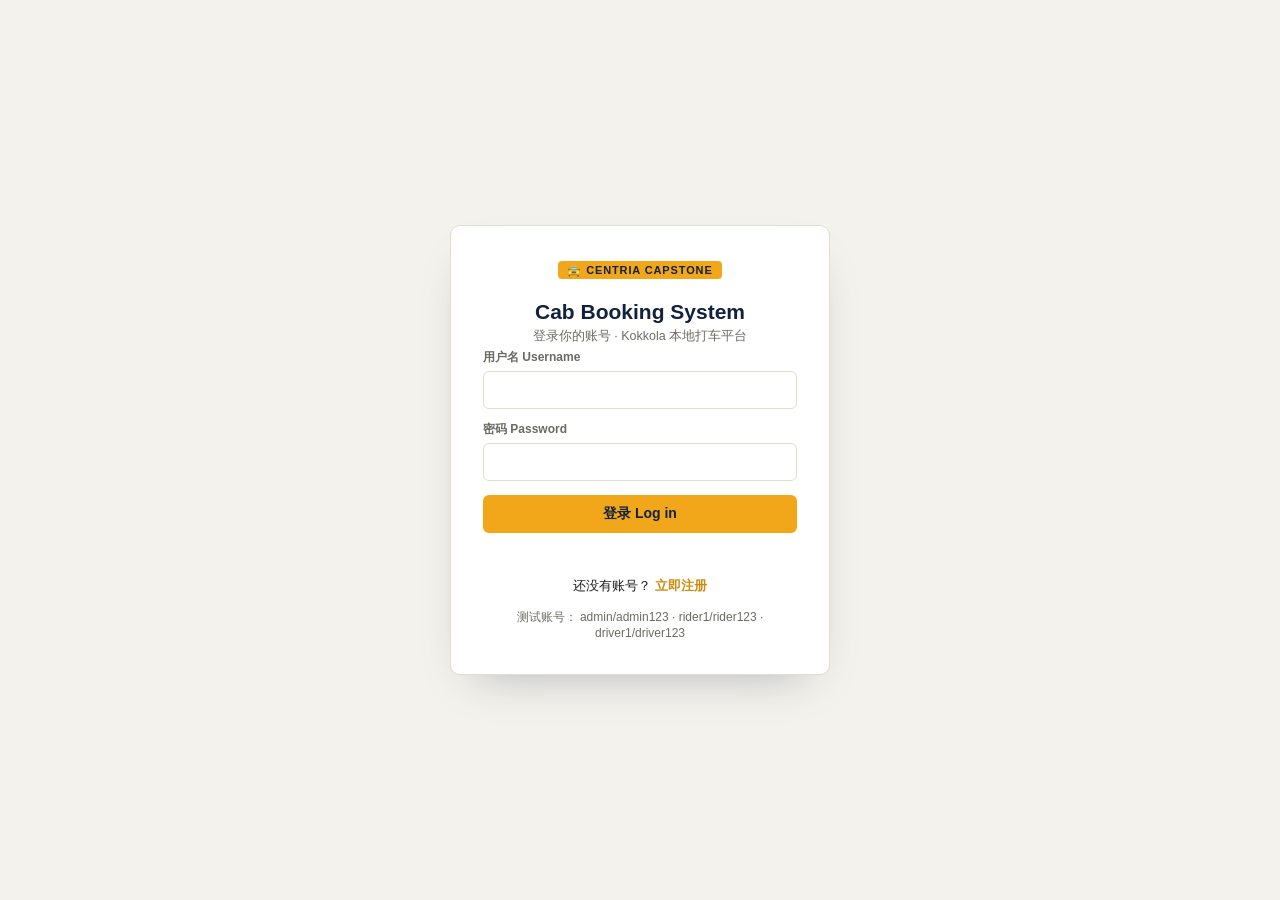
<file: cabbooking-capstone-project/src/main/resources/static/index.html>
<!DOCTYPE html>
<html>
<head>
  <meta charset="UTF-8">
  <meta http-equiv="refresh" content="0; url=frontend/login.html">
  <title>Redirecting...</title>
</head>
<body>
  <p>Redirecting to <a href="frontend/login.html">login page</a>...</p>
</body>
</html>
</file>
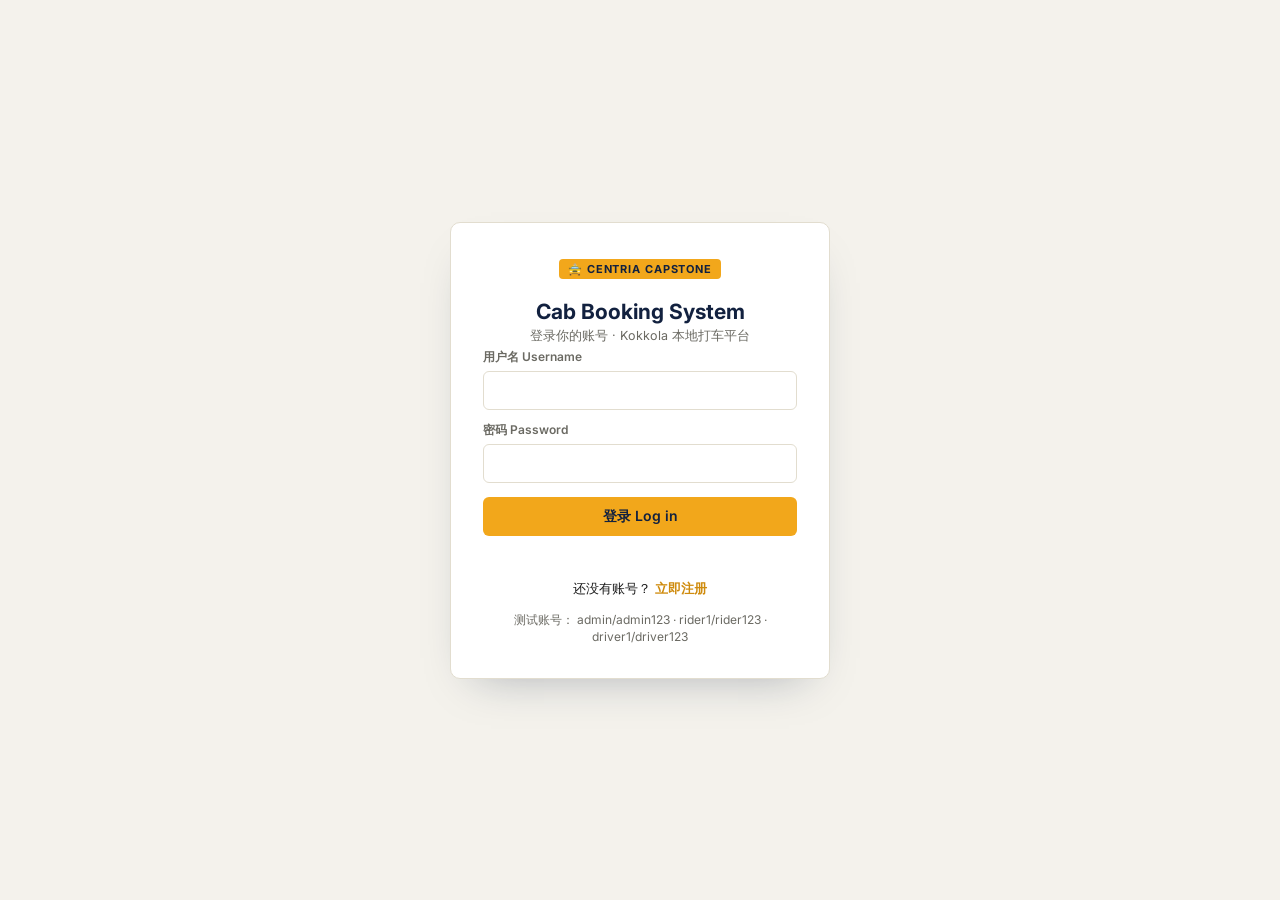
<file: cabbooking-capstone-project/src/main/resources/static/frontend/admin.html>
<!DOCTYPE html>
<html lang="zh-CN">
<head>
<meta charset="UTF-8">
<meta name="viewport" content="width=device-width, initial-scale=1.0">
<title>管理后台 · Cab Booking System</title>
<link rel="preconnect" href="https://fonts.googleapis.com">
<link href="https://fonts.googleapis.com/css2?family=Inter:wght@400;600;700&display=swap" rel="stylesheet">
<link rel="stylesheet" href="css/style.css">
</head>
<body>
  <div id="topbarSlot"></div>

  <div class="container">

    <div class="card" style="margin-bottom:20px">
      <h2>用户管理 · Users</h2>
      <div id="usersWrap"><div class="empty-state">加载中...</div></div>
    </div>

    <div class="grid cols-2">
      <div class="card">
        <h2>新增车辆 · Add Cab</h2>
        <form id="cabForm">
          <label>车牌号 License plate</label>
          <input type="text" id="licensePlate" required>
          <label>车型 Model</label>
          <input type="text" id="model" required>
          <div class="btn-row"><button type="submit" class="btn-primary">新增车辆</button></div>
          <div class="error-text" id="cabMsg"></div>
        </form>

        <h2 style="margin-top:22px">分配车辆给司机</h2>
        <label>车辆 Cab</label>
        <select id="assignCabSelect"></select>
        <label>司机 Driver</label>
        <select id="assignDriverSelect"></select>
        <div class="btn-row"><button type="button" class="btn-primary" onclick="assignCab()">分配</button></div>
        <div class="error-text" id="assignMsg"></div>
      </div>

      <div class="card">
        <h2>车辆列表 · Cabs</h2>
        <div id="cabsWrap"><div class="empty-state">加载中...</div></div>
      </div>
    </div>
  </div>

<script src="vendor/axios/axios.min.js"></script>
<script src="js/api.js"></script>
<script src="js/admin.js"></script>
</body>
</html>
</file>
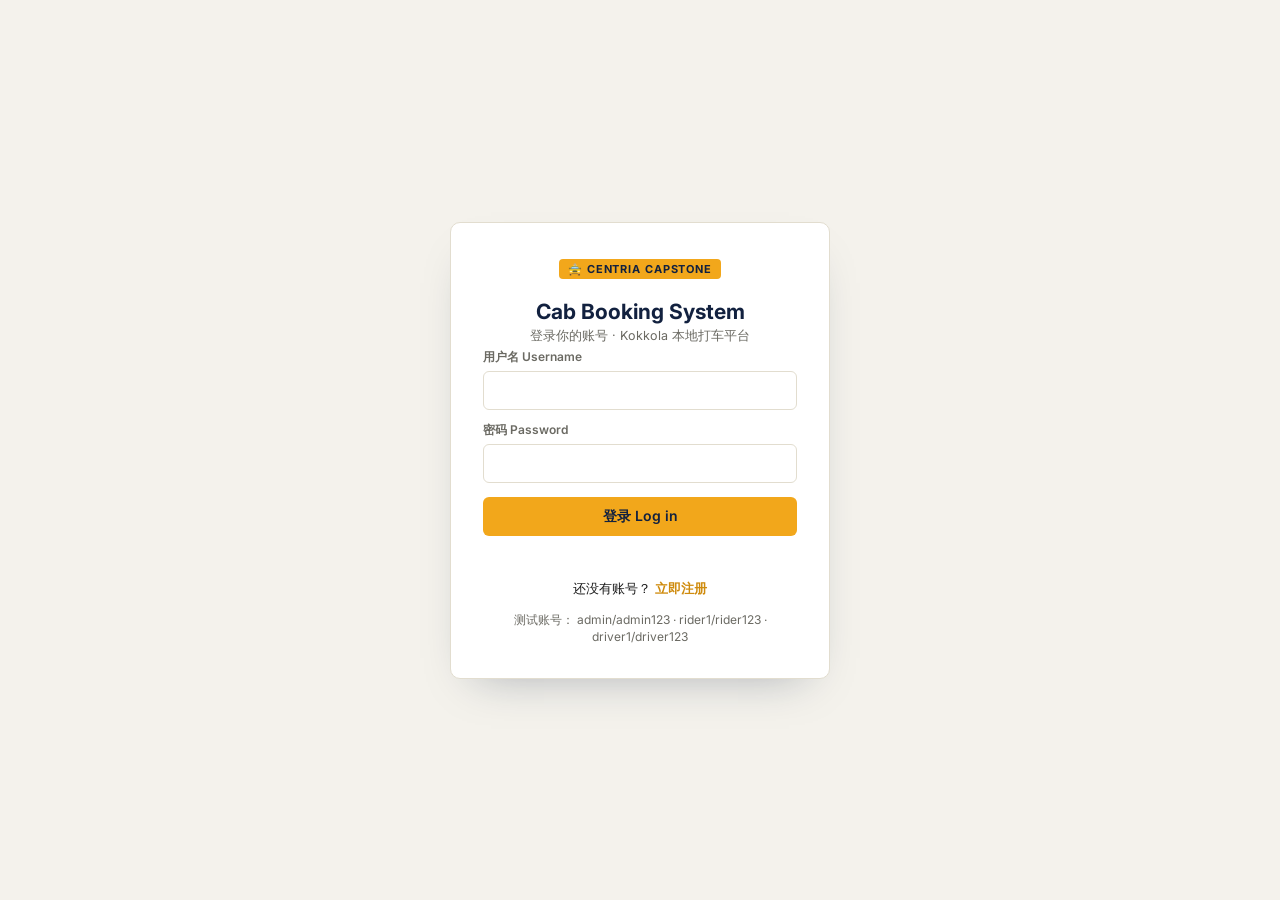
<file: cabbooking-capstone-project/src/main/resources/static/frontend/driver.html>
<!DOCTYPE html>
<html lang="zh-CN">
<head>
<meta charset="UTF-8">
<meta name="viewport" content="width=device-width, initial-scale=1.0">
<title>司机 · Cab Booking System</title>
<link rel="preconnect" href="https://fonts.googleapis.com">
<link href="https://fonts.googleapis.com/css2?family=Inter:wght@400;600;700&display=swap" rel="stylesheet">
<link rel="stylesheet" href="css/style.css">
</head>
<body>
  <div id="topbarSlot"></div>

  <div class="container">

    <div class="card" style="margin-bottom:20px">
      <h2>我的收益 · Earnings</h2>
      <div class="stat-tiles" id="earningsTiles">
        <div class="empty-state">加载中...</div>
      </div>
    </div>

    <div class="grid cols-2">
      <div class="card">
        <h2>可接订单 · Available Requests</h2>
        <div id="availableWrap"><div class="empty-state">加载中...</div></div>
      </div>

      <div class="card">
        <h2>我的行程 · My Trips</h2>
        <div id="myTripsWrap"><div class="empty-state">加载中...</div></div>
      </div>
    </div>
  </div>

<script src="vendor/axios/axios.min.js"></script>
<script src="js/api.js"></script>
<script src="js/driver.js"></script>
</body>
</html>
</file>
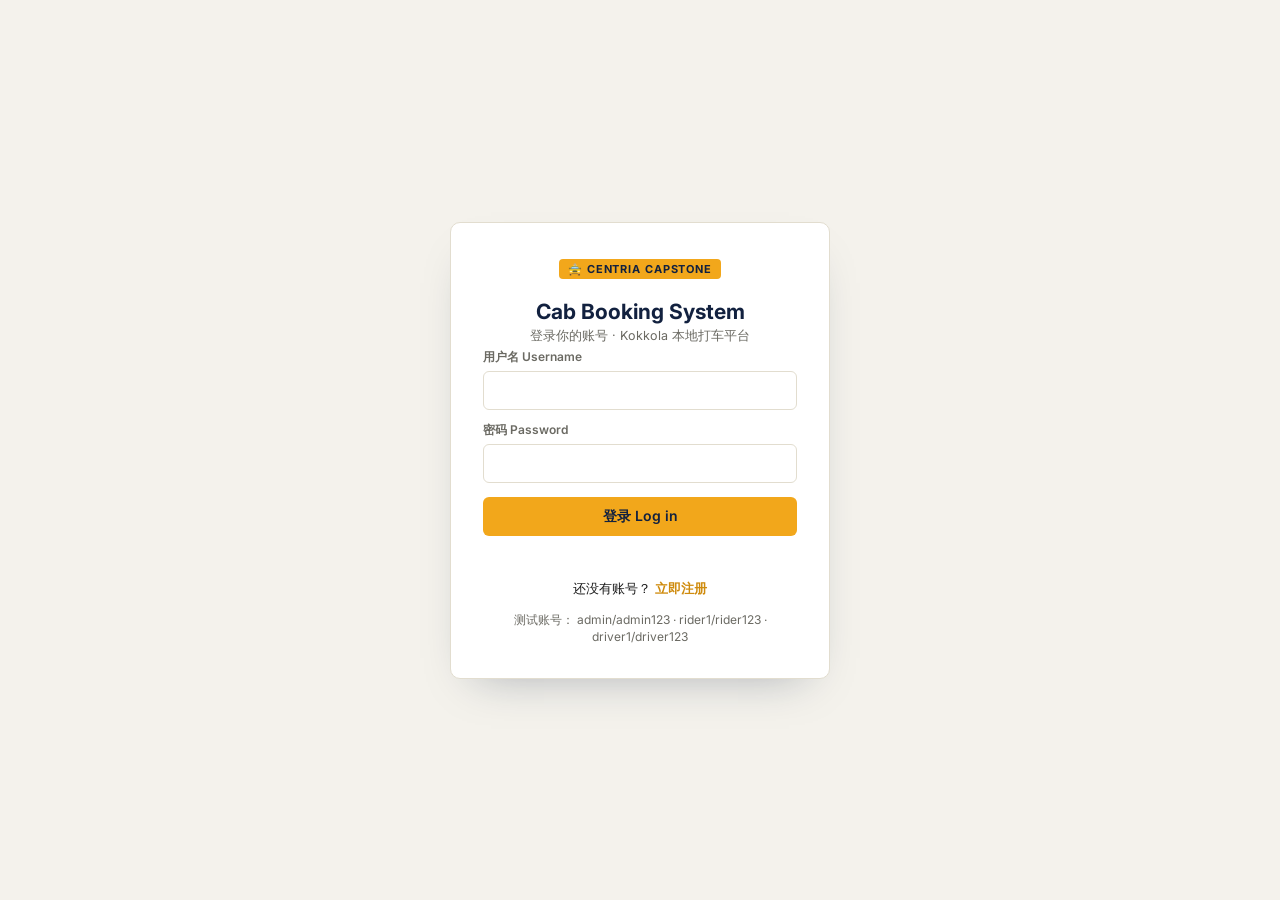
<file: cabbooking-capstone-project/src/main/resources/static/frontend/login.html>
<!DOCTYPE html>
<html lang="zh-CN">
<head>
<meta charset="UTF-8">
<meta name="viewport" content="width=device-width, initial-scale=1.0">
<title>登录 · Cab Booking System</title>
<link rel="preconnect" href="https://fonts.googleapis.com">
<link href="https://fonts.googleapis.com/css2?family=Inter:wght@400;600;700&display=swap" rel="stylesheet">
<link rel="stylesheet" href="css/style.css">
</head>
<body>
  <div class="auth-shell">
    <div class="auth-card">
      <div class="logo"><span class="badge">🚖 CENTRIA CAPSTONE</span></div>
      <h1>Cab Booking System</h1>
      <div class="sub">登录你的账号 · Kokkola 本地打车平台</div>

      <form id="loginForm">
        <label>用户名 Username</label>
        <input type="text" id="username" required autocomplete="username">

        <label>密码 Password</label>
        <input type="password" id="password" required autocomplete="current-password">

        <div class="btn-row">
          <button type="submit" class="btn-primary" style="width:100%">登录 Log in</button>
        </div>
        <div class="error-text" id="msg"></div>
      </form>

      <div class="switch-link">还没有账号？ <a href="register.html">立即注册</a></div>
      <div class="helper-text" style="text-align:center;margin-top:14px">
        测试账号： admin/admin123 · rider1/rider123 · driver1/driver123
      </div>
    </div>
  </div>

<script src="vendor/axios/axios.min.js"></script>
<script src="js/api.js"></script>
<script>
document.getElementById('loginForm').addEventListener('submit', async (e) => {
  e.preventDefault();
  const msg = document.getElementById('msg');
  msg.textContent = '';
  const username = document.getElementById('username').value.trim();
  const password = document.getElementById('password').value;

  try {
    const res = await api.post('/auth/login', { username, password });
    Session.save(res.data);
    const role = res.data.role;
    if (role === 'RIDER') window.location.href = 'rider.html';
    else if (role === 'DRIVER') window.location.href = 'driver.html';
    else window.location.href = 'admin.html';
  } catch (err) {
    showMessage(msg, err.message);
  }
});
</script>
</body>
</html>
</file>
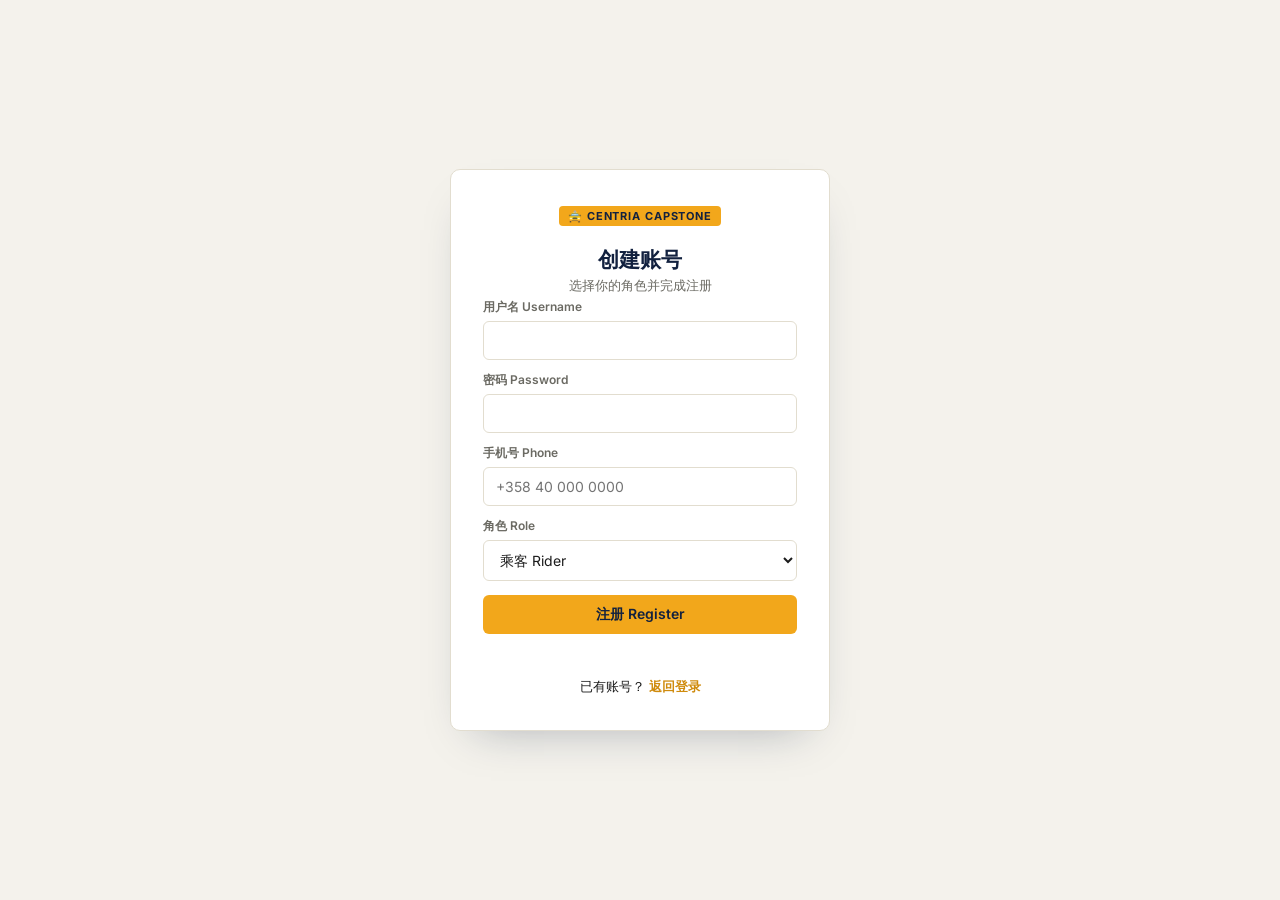
<file: cabbooking-capstone-project/src/main/resources/static/frontend/register.html>
<!DOCTYPE html>
<html lang="zh-CN">
<head>
<meta charset="UTF-8">
<meta name="viewport" content="width=device-width, initial-scale=1.0">
<title>注册 · Cab Booking System</title>
<link rel="preconnect" href="https://fonts.googleapis.com">
<link href="https://fonts.googleapis.com/css2?family=Inter:wght@400;600;700&display=swap" rel="stylesheet">
<link rel="stylesheet" href="css/style.css">
</head>
<body>
  <div class="auth-shell">
    <div class="auth-card">
      <div class="logo"><span class="badge">🚖 CENTRIA CAPSTONE</span></div>
      <h1>创建账号</h1>
      <div class="sub">选择你的角色并完成注册</div>

      <form id="registerForm">
        <label>用户名 Username</label>
        <input type="text" id="username" required minlength="3" maxlength="50">

        <label>密码 Password</label>
        <input type="password" id="password" required minlength="6">

        <label>手机号 Phone</label>
        <input type="text" id="phone" placeholder="+358 40 000 0000">

        <label>角色 Role</label>
        <select id="role" required>
          <option value="RIDER">乘客 Rider</option>
          <option value="DRIVER">司机 Driver</option>
          <option value="ADMIN">管理员 Admin</option>
        </select>

        <div class="btn-row">
          <button type="submit" class="btn-primary" style="width:100%">注册 Register</button>
        </div>
        <div class="error-text" id="msg"></div>
      </form>

      <div class="switch-link">已有账号？ <a href="login.html">返回登录</a></div>
    </div>
  </div>

<script src="vendor/axios/axios.min.js"></script>
<script src="js/api.js"></script>
<script>
document.getElementById('registerForm').addEventListener('submit', async (e) => {
  e.preventDefault();
  const msg = document.getElementById('msg');
  msg.textContent = '';

  const payload = {
    username: document.getElementById('username').value.trim(),
    password: document.getElementById('password').value,
    phone: document.getElementById('phone').value.trim() || null,
    role: document.getElementById('role').value
  };

  try {
    await api.post('/auth/register', payload);
    window.location.href = 'login.html';
  } catch (err) {
    showMessage(msg, err.message);
  }
});
</script>
</body>
</html>
</file>
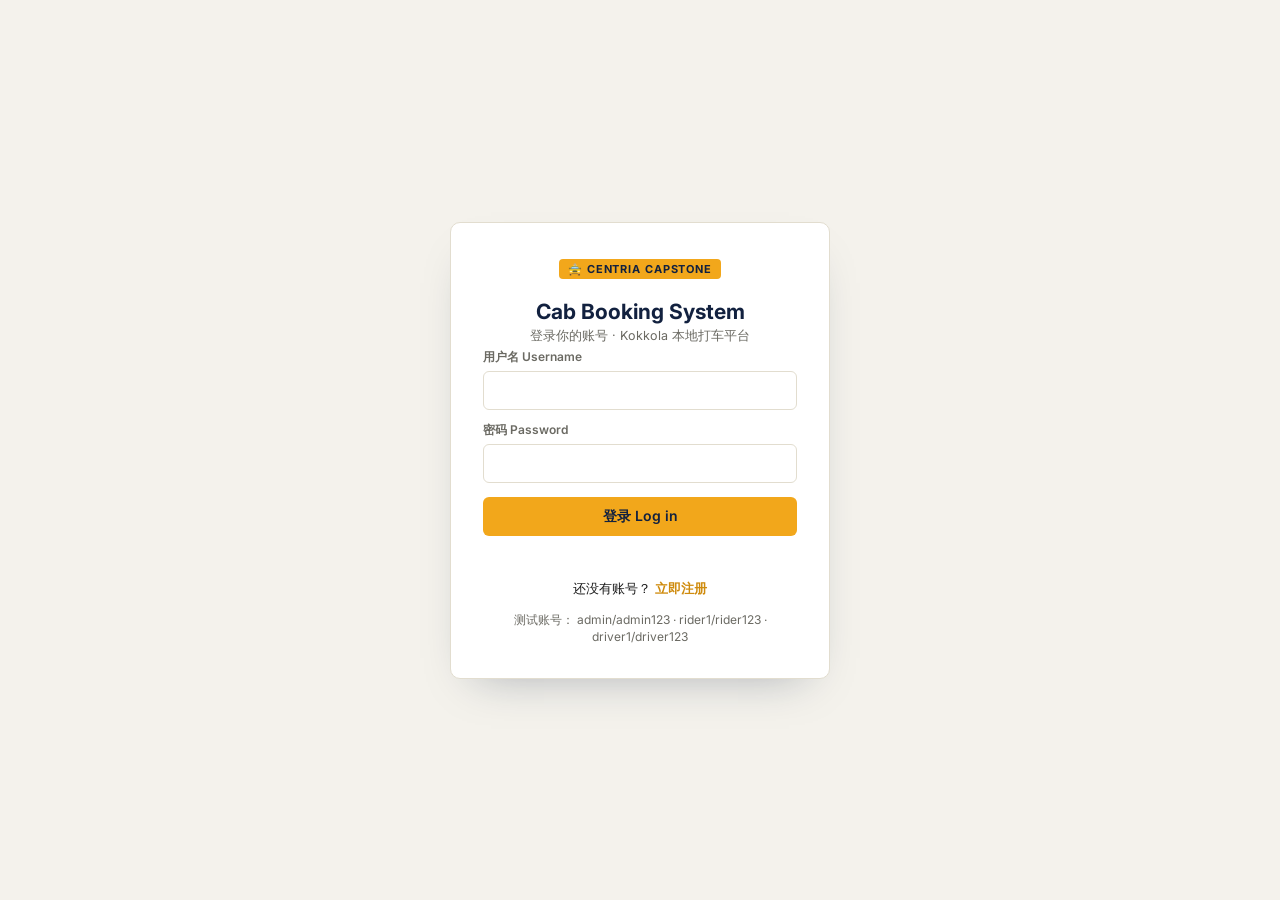
<file: cabbooking-capstone-project/src/main/resources/static/frontend/rider.html>
<!DOCTYPE html>
<html lang="zh-CN">
<head>
<meta charset="UTF-8">
<meta name="viewport" content="width=device-width, initial-scale=1.0">
<title>乘客 · Cab Booking System</title>
<link rel="preconnect" href="https://fonts.googleapis.com">
<link href="https://fonts.googleapis.com/css2?family=Inter:wght@400;600;700&display=swap" rel="stylesheet">
<link rel="stylesheet" href="vendor/leaflet/leaflet.css">
<link rel="stylesheet" href="css/style.css">
</head>
<body>
  <div id="topbarSlot"></div>

  <div class="container">
    <div class="grid cols-2">

      <div class="card">
        <h2>预约行程 · Book a Ride</h2>
        <form id="bookForm">
          <label>起点 Start location</label>
          <select id="startLocation" required></select>

          <label>终点 End location</label>
          <select id="endLocation" required></select>

          <div id="fareBox" class="helper-text" style="margin-top:14px;font-size:13px"></div>

          <div id="map"></div>

          <div class="btn-row">
            <button type="button" id="estimateBtn" class="btn-outline">预估车费</button>
            <button type="submit" class="btn-primary">发起行程 Book</button>
          </div>
          <div class="error-text" id="bookMsg"></div>
        </form>
      </div>

      <div class="card">
        <h2>我的行程 · Trip History</h2>
        <div id="tripsTableWrap">
          <div class="empty-state">加载中...</div>
        </div>
      </div>

    </div>
  </div>

  <!-- Rating modal (simple inline card, shown/hidden) -->
  <div id="ratingOverlay" style="display:none;position:fixed;inset:0;background:rgba(18,33,63,0.45);align-items:center;justify-content:center;">
    <div class="card" style="width:340px">
      <h2>为本次行程评分</h2>
      <div class="rating-stars" id="starPicker">
        <span data-v="1">★</span><span data-v="2">★</span><span data-v="3">★</span><span data-v="4">★</span><span data-v="5">★</span>
      </div>
      <label>评论 (可选)</label>
      <textarea id="ratingComment" rows="3"></textarea>
      <div class="btn-row">
        <button class="btn-outline" onclick="closeRatingModal()">取消</button>
        <button class="btn-primary" onclick="submitRating()">提交评分</button>
      </div>
      <div class="error-text" id="ratingMsg"></div>
    </div>
  </div>

<script src="vendor/axios/axios.min.js"></script>
<script src="vendor/leaflet/leaflet.js"></script>
<script src="js/api.js"></script>
<script src="js/rider.js"></script>
</body>
</html>
</file>
<file: cabbooking-capstone-project/src/main/resources/static/frontend/css/style.css>
:root {
  --navy: #12213f;
  --navy-soft: #1c3059;
  --paper: #f4f2ec;
  --paper-card: #ffffff;
  --line: #e2ddcf;
  --amber: #f2a71b;
  --amber-dark: #cf8b0d;
  --ink: #1b1b1b;
  --ink-dim: #6b6a63;
  --success: #2e7d4f;
  --danger: #b8342a;
  --radius: 8px;
}

* { box-sizing: border-box; }

body {
  margin: 0;
  background: var(--paper);
  color: var(--ink);
  font-family: 'Inter', -apple-system, BlinkMacSystemFont, 'Segoe UI', sans-serif;
  min-height: 100vh;
}

.checker-strip {
  height: 8px;
  background-image: repeating-linear-gradient(
    90deg,
    var(--navy) 0px, var(--navy) 16px,
    var(--amber) 16px, var(--amber) 32px
  );
}

.topbar {
  background: var(--navy);
  color: #fff;
  padding: 16px 28px;
  display: flex;
  align-items: center;
  justify-content: space-between;
}

.topbar .brand {
  font-size: 19px;
  font-weight: 700;
  letter-spacing: 0.02em;
  display: flex;
  align-items: center;
  gap: 10px;
}

.topbar .brand .badge {
  background: var(--amber);
  color: var(--navy);
  font-size: 11px;
  font-weight: 700;
  padding: 3px 8px;
  border-radius: 4px;
  letter-spacing: 0.08em;
}

.topbar .session {
  display: flex;
  align-items: center;
  gap: 14px;
  font-size: 13px;
  color: #cfd6e6;
}

.topbar button.logout {
  background: transparent;
  border: 1px solid #3a4d78;
  color: #fff;
  padding: 7px 14px;
  border-radius: 6px;
  cursor: pointer;
  font-size: 13px;
}
.topbar button.logout:hover { background: var(--navy-soft); }

.container {
  max-width: 1080px;
  margin: 32px auto;
  padding: 0 20px 60px;
}

.grid {
  display: grid;
  grid-template-columns: 1fr;
  gap: 20px;
}
@media (min-width: 900px) {
  .grid.cols-2 { grid-template-columns: 1.1fr 1fr; }
}

.card {
  background: var(--paper-card);
  border: 1px solid var(--line);
  border-radius: var(--radius);
  padding: 22px 24px;
}

.card h2 {
  font-size: 15px;
  text-transform: uppercase;
  letter-spacing: 0.08em;
  color: var(--navy);
  margin: 0 0 16px;
  padding-bottom: 10px;
  border-bottom: 2px solid var(--amber);
  display: inline-block;
}

label {
  display: block;
  font-size: 12px;
  color: var(--ink-dim);
  margin-bottom: 5px;
  margin-top: 12px;
  font-weight: 600;
}
label:first-child { margin-top: 0; }

input, select, textarea {
  width: 100%;
  padding: 10px 12px;
  border: 1px solid var(--line);
  border-radius: 6px;
  font-size: 14px;
  font-family: inherit;
  background: #fff;
  color: var(--ink);
}
input:focus, select:focus, textarea:focus {
  outline: none;
  border-color: var(--amber-dark);
  box-shadow: 0 0 0 3px rgba(242,167,27,0.18);
}

button {
  font-family: inherit;
  cursor: pointer;
  border: none;
  border-radius: 6px;
  font-size: 14px;
  font-weight: 600;
  padding: 10px 18px;
}
button.btn-primary { background: var(--amber); color: var(--navy); }
button.btn-primary:hover { background: var(--amber-dark); }
button.btn-outline { background: #fff; border: 1px solid var(--line); color: var(--ink); }
button.btn-outline:hover { border-color: var(--navy); }
button.btn-danger { background: var(--danger); color: #fff; }
button.btn-danger:hover { background: #96271f; }
button.btn-success { background: var(--success); color: #fff; }
button.btn-success:hover { background: #245e3e; }
button:disabled { opacity: 0.45; cursor: not-allowed; }

.btn-row { display: flex; gap: 8px; margin-top: 14px; flex-wrap: wrap; }

.helper-text { font-size: 12px; color: var(--ink-dim); margin-top: 6px; }
.error-text { font-size: 13px; color: var(--danger); margin-top: 10px; min-height: 16px; }
.success-text { font-size: 13px; color: var(--success); margin-top: 10px; min-height: 16px; }

table { width: 100%; border-collapse: collapse; font-size: 13px; }
th, td { text-align: left; padding: 9px 8px; border-bottom: 1px solid var(--line); }
th { color: var(--ink-dim); font-weight: 600; text-transform: uppercase; font-size: 11px; letter-spacing: 0.04em; }

.badge-status {
  display: inline-block;
  padding: 3px 9px;
  border-radius: 20px;
  font-size: 11px;
  font-weight: 700;
  letter-spacing: 0.03em;
  text-transform: uppercase;
}
.badge-PENDING { background: #fdecc8; color: #91650c; }
.badge-ACCEPTED { background: #dce6fb; color: #1d4d9b; }
.badge-IN_PROGRESS { background: #e3d9fb; color: #5b34a8; }
.badge-COMPLETED { background: #d9f2e2; color: #1f7a45; }
.badge-CANCELLED { background: #f6d9d6; color: #a3352a; }

.badge-AVAILABLE { background: #d9f2e2; color: #1f7a45; }
.badge-BUSY { background: #fdecc8; color: #91650c; }
.badge-ACTIVE { background: #d9f2e2; color: #1f7a45; }
.badge-BANNED { background: #f6d9d6; color: #a3352a; }

.empty-state {
  text-align: center;
  color: var(--ink-dim);
  padding: 30px 10px;
  font-size: 13px;
}

.auth-shell {
  min-height: 100vh;
  display: flex;
  align-items: center;
  justify-content: center;
}
.auth-card {
  width: 380px;
  background: var(--paper-card);
  border: 1px solid var(--line);
  border-radius: 10px;
  padding: 34px 32px;
  box-shadow: 0 20px 45px -25px rgba(18,33,63,0.35);
}
.auth-card .logo {
  text-align: center;
  margin-bottom: 22px;
}
.auth-card .logo .badge {
  background: var(--amber);
  color: var(--navy);
  font-size: 11px;
  font-weight: 700;
  padding: 3px 9px;
  border-radius: 4px;
  letter-spacing: 0.08em;
}
.auth-card h1 {
  font-size: 21px;
  text-align: center;
  margin: 10px 0 4px;
  color: var(--navy);
}
.auth-card .sub {
  text-align: center;
  font-size: 12.5px;
  color: var(--ink-dim);
  margin-bottom: 4px;
}
.auth-card .switch-link {
  text-align: center;
  margin-top: 18px;
  font-size: 13px;
}
.auth-card .switch-link a { color: var(--amber-dark); text-decoration: none; font-weight: 600; }

.stat-tiles { display: grid; grid-template-columns: repeat(auto-fit, minmax(120px,1fr)); gap: 12px; margin-bottom: 4px; }
.stat-tile { background: var(--paper); border: 1px solid var(--line); border-radius: 8px; padding: 14px; }
.stat-tile .num { font-size: 22px; font-weight: 700; color: var(--navy); }
.stat-tile .label { font-size: 11px; color: var(--ink-dim); text-transform: uppercase; letter-spacing: 0.05em; margin-top: 2px; }

#map { height: 260px; border-radius: 8px; margin-top: 12px; border: 1px solid var(--line); }

.rating-stars { font-size: 20px; letter-spacing: 3px; cursor: pointer; color: #d8d3c4; }
.rating-stars span.active { color: var(--amber-dark); }
</file>
<file: cabbooking-capstone-project/src/main/resources/static/frontend/vendor/leaflet/leaflet.css>
/* required styles */

.leaflet-pane,
.leaflet-tile,
.leaflet-marker-icon,
.leaflet-marker-shadow,
.leaflet-tile-container,
.leaflet-pane > svg,
.leaflet-pane > canvas,
.leaflet-zoom-box,
.leaflet-image-layer,
.leaflet-layer {
	position: absolute;
	left: 0;
	top: 0;
	}
.leaflet-container {
	overflow: hidden;
	}
.leaflet-tile,
.leaflet-marker-icon,
.leaflet-marker-shadow {
	-webkit-user-select: none;
	   -moz-user-select: none;
	        user-select: none;
	  -webkit-user-drag: none;
	}
/* Prevents IE11 from highlighting tiles in blue */
.leaflet-tile::selection {
	background: transparent;
}
/* Safari renders non-retina tile on retina better with this, but Chrome is worse */
.leaflet-safari .leaflet-tile {
	image-rendering: -webkit-optimize-contrast;
	}
/* hack that prevents hw layers "stretching" when loading new tiles */
.leaflet-safari .leaflet-tile-container {
	width: 1600px;
	height: 1600px;
	-webkit-transform-origin: 0 0;
	}
.leaflet-marker-icon,
.leaflet-marker-shadow {
	display: block;
	}
/* .leaflet-container svg: reset svg max-width decleration shipped in Joomla! (joomla.org) 3.x */
/* .leaflet-container img: map is broken in FF if you have max-width: 100% on tiles */
.leaflet-container .leaflet-overlay-pane svg {
	max-width: none !important;
	max-height: none !important;
	}
.leaflet-container .leaflet-marker-pane img,
.leaflet-container .leaflet-shadow-pane img,
.leaflet-container .leaflet-tile-pane img,
.leaflet-container img.leaflet-image-layer,
.leaflet-container .leaflet-tile {
	max-width: none !important;
	max-height: none !important;
	width: auto;
	padding: 0;
	}

.leaflet-container img.leaflet-tile {
	/* See: https://bugs.chromium.org/p/chromium/issues/detail?id=600120 */
	mix-blend-mode: plus-lighter;
}

.leaflet-container.leaflet-touch-zoom {
	-ms-touch-action: pan-x pan-y;
	touch-action: pan-x pan-y;
	}
.leaflet-container.leaflet-touch-drag {
	-ms-touch-action: pinch-zoom;
	/* Fallback for FF which doesn't support pinch-zoom */
	touch-action: none;
	touch-action: pinch-zoom;
}
.leaflet-container.leaflet-touch-drag.leaflet-touch-zoom {
	-ms-touch-action: none;
	touch-action: none;
}
.leaflet-container {
	-webkit-tap-highlight-color: transparent;
}
.leaflet-container a {
	-webkit-tap-highlight-color: rgba(51, 181, 229, 0.4);
}
.leaflet-tile {
	filter: inherit;
	visibility: hidden;
	}
.leaflet-tile-loaded {
	visibility: inherit;
	}
.leaflet-zoom-box {
	width: 0;
	height: 0;
	-moz-box-sizing: border-box;
	     box-sizing: border-box;
	z-index: 800;
	}
/* workaround for https://bugzilla.mozilla.org/show_bug.cgi?id=888319 */
.leaflet-overlay-pane svg {
	-moz-user-select: none;
	}

.leaflet-pane         { z-index: 400; }

.leaflet-tile-pane    { z-index: 200; }
.leaflet-overlay-pane { z-index: 400; }
.leaflet-shadow-pane  { z-index: 500; }
.leaflet-marker-pane  { z-index: 600; }
.leaflet-tooltip-pane   { z-index: 650; }
.leaflet-popup-pane   { z-index: 700; }

.leaflet-map-pane canvas { z-index: 100; }
.leaflet-map-pane svg    { z-index: 200; }

.leaflet-vml-shape {
	width: 1px;
	height: 1px;
	}
.lvml {
	behavior: url(#default#VML);
	display: inline-block;
	position: absolute;
	}


/* control positioning */

.leaflet-control {
	position: relative;
	z-index: 800;
	pointer-events: visiblePainted; /* IE 9-10 doesn't have auto */
	pointer-events: auto;
	}
.leaflet-top,
.leaflet-bottom {
	position: absolute;
	z-index: 1000;
	pointer-events: none;
	}
.leaflet-top {
	top: 0;
	}
.leaflet-right {
	right: 0;
	}
.leaflet-bottom {
	bottom: 0;
	}
.leaflet-left {
	left: 0;
	}
.leaflet-control {
	float: left;
	clear: both;
	}
.leaflet-right .leaflet-control {
	float: right;
	}
.leaflet-top .leaflet-control {
	margin-top: 10px;
	}
.leaflet-bottom .leaflet-control {
	margin-bottom: 10px;
	}
.leaflet-left .leaflet-control {
	margin-left: 10px;
	}
.leaflet-right .leaflet-control {
	margin-right: 10px;
	}


/* zoom and fade animations */

.leaflet-fade-anim .leaflet-popup {
	opacity: 0;
	-webkit-transition: opacity 0.2s linear;
	   -moz-transition: opacity 0.2s linear;
	        transition: opacity 0.2s linear;
	}
.leaflet-fade-anim .leaflet-map-pane .leaflet-popup {
	opacity: 1;
	}
.leaflet-zoom-animated {
	-webkit-transform-origin: 0 0;
	    -ms-transform-origin: 0 0;
	        transform-origin: 0 0;
	}
svg.leaflet-zoom-animated {
	will-change: transform;
}

.leaflet-zoom-anim .leaflet-zoom-animated {
	-webkit-transition: -webkit-transform 0.25s cubic-bezier(0,0,0.25,1);
	   -moz-transition:    -moz-transform 0.25s cubic-bezier(0,0,0.25,1);
	        transition:         transform 0.25s cubic-bezier(0,0,0.25,1);
	}
.leaflet-zoom-anim .leaflet-tile,
.leaflet-pan-anim .leaflet-tile {
	-webkit-transition: none;
	   -moz-transition: none;
	        transition: none;
	}

.leaflet-zoom-anim .leaflet-zoom-hide {
	visibility: hidden;
	}


/* cursors */

.leaflet-interactive {
	cursor: pointer;
	}
.leaflet-grab {
	cursor: -webkit-grab;
	cursor:    -moz-grab;
	cursor:         grab;
	}
.leaflet-crosshair,
.leaflet-crosshair .leaflet-interactive {
	cursor: crosshair;
	}
.leaflet-popup-pane,
.leaflet-control {
	cursor: auto;
	}
.leaflet-dragging .leaflet-grab,
.leaflet-dragging .leaflet-grab .leaflet-interactive,
.leaflet-dragging .leaflet-marker-draggable {
	cursor: move;
	cursor: -webkit-grabbing;
	cursor:    -moz-grabbing;
	cursor:         grabbing;
	}

/* marker & overlays interactivity */
.leaflet-marker-icon,
.leaflet-marker-shadow,
.leaflet-image-layer,
.leaflet-pane > svg path,
.leaflet-tile-container {
	pointer-events: none;
	}

.leaflet-marker-icon.leaflet-interactive,
.leaflet-image-layer.leaflet-interactive,
.leaflet-pane > svg path.leaflet-interactive,
svg.leaflet-image-layer.leaflet-interactive path {
	pointer-events: visiblePainted; /* IE 9-10 doesn't have auto */
	pointer-events: auto;
	}

/* visual tweaks */

.leaflet-container {
	background: #ddd;
	outline-offset: 1px;
	}
.leaflet-container a {
	color: #0078A8;
	}
.leaflet-zoom-box {
	border: 2px dotted #38f;
	background: rgba(255,255,255,0.5);
	}


/* general typography */
.leaflet-container {
	font-family: "Helvetica Neue", Arial, Helvetica, sans-serif;
	font-size: 12px;
	font-size: 0.75rem;
	line-height: 1.5;
	}


/* general toolbar styles */

.leaflet-bar {
	box-shadow: 0 1px 5px rgba(0,0,0,0.65);
	border-radius: 4px;
	}
.leaflet-bar a {
	background-color: #fff;
	border-bottom: 1px solid #ccc;
	width: 26px;
	height: 26px;
	line-height: 26px;
	display: block;
	text-align: center;
	text-decoration: none;
	color: black;
	}
.leaflet-bar a,
.leaflet-control-layers-toggle {
	background-position: 50% 50%;
	background-repeat: no-repeat;
	display: block;
	}
.leaflet-bar a:hover,
.leaflet-bar a:focus {
	background-color: #f4f4f4;
	}
.leaflet-bar a:first-child {
	border-top-left-radius: 4px;
	border-top-right-radius: 4px;
	}
.leaflet-bar a:last-child {
	border-bottom-left-radius: 4px;
	border-bottom-right-radius: 4px;
	border-bottom: none;
	}
.leaflet-bar a.leaflet-disabled {
	cursor: default;
	background-color: #f4f4f4;
	color: #bbb;
	}

.leaflet-touch .leaflet-bar a {
	width: 30px;
	height: 30px;
	line-height: 30px;
	}
.leaflet-touch .leaflet-bar a:first-child {
	border-top-left-radius: 2px;
	border-top-right-radius: 2px;
	}
.leaflet-touch .leaflet-bar a:last-child {
	border-bottom-left-radius: 2px;
	border-bottom-right-radius: 2px;
	}

/* zoom control */

.leaflet-control-zoom-in,
.leaflet-control-zoom-out {
	font: bold 18px 'Lucida Console', Monaco, monospace;
	text-indent: 1px;
	}

.leaflet-touch .leaflet-control-zoom-in, .leaflet-touch .leaflet-control-zoom-out  {
	font-size: 22px;
	}


/* layers control */

.leaflet-control-layers {
	box-shadow: 0 1px 5px rgba(0,0,0,0.4);
	background: #fff;
	border-radius: 5px;
	}
.leaflet-control-layers-toggle {
	background-image: url(images/layers.png);
	width: 36px;
	height: 36px;
	}
.leaflet-retina .leaflet-control-layers-toggle {
	background-image: url(images/layers-2x.png);
	background-size: 26px 26px;
	}
.leaflet-touch .leaflet-control-layers-toggle {
	width: 44px;
	height: 44px;
	}
.leaflet-control-layers .leaflet-control-layers-list,
.leaflet-control-layers-expanded .leaflet-control-layers-toggle {
	display: none;
	}
.leaflet-control-layers-expanded .leaflet-control-layers-list {
	display: block;
	position: relative;
	}
.leaflet-control-layers-expanded {
	padding: 6px 10px 6px 6px;
	color: #333;
	background: #fff;
	}
.leaflet-control-layers-scrollbar {
	overflow-y: scroll;
	overflow-x: hidden;
	padding-right: 5px;
	}
.leaflet-control-layers-selector {
	margin-top: 2px;
	position: relative;
	top: 1px;
	}
.leaflet-control-layers label {
	display: block;
	font-size: 13px;
	font-size: 1.08333em;
	}
.leaflet-control-layers-separator {
	height: 0;
	border-top: 1px solid #ddd;
	margin: 5px -10px 5px -6px;
	}

/* Default icon URLs */
.leaflet-default-icon-path { /* used only in path-guessing heuristic, see L.Icon.Default */
	background-image: url(images/marker-icon.png);
	}


/* attribution and scale controls */

.leaflet-container .leaflet-control-attribution {
	background: #fff;
	background: rgba(255, 255, 255, 0.8);
	margin: 0;
	}
.leaflet-control-attribution,
.leaflet-control-scale-line {
	padding: 0 5px;
	color: #333;
	line-height: 1.4;
	}
.leaflet-control-attribution a {
	text-decoration: none;
	}
.leaflet-control-attribution a:hover,
.leaflet-control-attribution a:focus {
	text-decoration: underline;
	}
.leaflet-attribution-flag {
	display: inline !important;
	vertical-align: baseline !important;
	width: 1em;
	height: 0.6669em;
	}
.leaflet-left .leaflet-control-scale {
	margin-left: 5px;
	}
.leaflet-bottom .leaflet-control-scale {
	margin-bottom: 5px;
	}
.leaflet-control-scale-line {
	border: 2px solid #777;
	border-top: none;
	line-height: 1.1;
	padding: 2px 5px 1px;
	white-space: nowrap;
	-moz-box-sizing: border-box;
	     box-sizing: border-box;
	background: rgba(255, 255, 255, 0.8);
	text-shadow: 1px 1px #fff;
	}
.leaflet-control-scale-line:not(:first-child) {
	border-top: 2px solid #777;
	border-bottom: none;
	margin-top: -2px;
	}
.leaflet-control-scale-line:not(:first-child):not(:last-child) {
	border-bottom: 2px solid #777;
	}

.leaflet-touch .leaflet-control-attribution,
.leaflet-touch .leaflet-control-layers,
.leaflet-touch .leaflet-bar {
	box-shadow: none;
	}
.leaflet-touch .leaflet-control-layers,
.leaflet-touch .leaflet-bar {
	border: 2px solid rgba(0,0,0,0.2);
	background-clip: padding-box;
	}


/* popup */

.leaflet-popup {
	position: absolute;
	text-align: center;
	margin-bottom: 20px;
	}
.leaflet-popup-content-wrapper {
	padding: 1px;
	text-align: left;
	border-radius: 12px;
	}
.leaflet-popup-content {
	margin: 13px 24px 13px 20px;
	line-height: 1.3;
	font-size: 13px;
	font-size: 1.08333em;
	min-height: 1px;
	}
.leaflet-popup-content p {
	margin: 17px 0;
	margin: 1.3em 0;
	}
.leaflet-popup-tip-container {
	width: 40px;
	height: 20px;
	position: absolute;
	left: 50%;
	margin-top: -1px;
	margin-left: -20px;
	overflow: hidden;
	pointer-events: none;
	}
.leaflet-popup-tip {
	width: 17px;
	height: 17px;
	padding: 1px;

	margin: -10px auto 0;
	pointer-events: auto;

	-webkit-transform: rotate(45deg);
	   -moz-transform: rotate(45deg);
	    -ms-transform: rotate(45deg);
	        transform: rotate(45deg);
	}
.leaflet-popup-content-wrapper,
.leaflet-popup-tip {
	background: white;
	color: #333;
	box-shadow: 0 3px 14px rgba(0,0,0,0.4);
	}
.leaflet-container a.leaflet-popup-close-button {
	position: absolute;
	top: 0;
	right: 0;
	border: none;
	text-align: center;
	width: 24px;
	height: 24px;
	font: 16px/24px Tahoma, Verdana, sans-serif;
	color: #757575;
	text-decoration: none;
	background: transparent;
	}
.leaflet-container a.leaflet-popup-close-button:hover,
.leaflet-container a.leaflet-popup-close-button:focus {
	color: #585858;
	}
.leaflet-popup-scrolled {
	overflow: auto;
	}

.leaflet-oldie .leaflet-popup-content-wrapper {
	-ms-zoom: 1;
	}
.leaflet-oldie .leaflet-popup-tip {
	width: 24px;
	margin: 0 auto;

	-ms-filter: "progid:DXImageTransform.Microsoft.Matrix(M11=0.70710678, M12=0.70710678, M21=-0.70710678, M22=0.70710678)";
	filter: progid:DXImageTransform.Microsoft.Matrix(M11=0.70710678, M12=0.70710678, M21=-0.70710678, M22=0.70710678);
	}

.leaflet-oldie .leaflet-control-zoom,
.leaflet-oldie .leaflet-control-layers,
.leaflet-oldie .leaflet-popup-content-wrapper,
.leaflet-oldie .leaflet-popup-tip {
	border: 1px solid #999;
	}


/* div icon */

.leaflet-div-icon {
	background: #fff;
	border: 1px solid #666;
	}


/* Tooltip */
/* Base styles for the element that has a tooltip */
.leaflet-tooltip {
	position: absolute;
	padding: 6px;
	background-color: #fff;
	border: 1px solid #fff;
	border-radius: 3px;
	color: #222;
	white-space: nowrap;
	-webkit-user-select: none;
	-moz-user-select: none;
	-ms-user-select: none;
	user-select: none;
	pointer-events: none;
	box-shadow: 0 1px 3px rgba(0,0,0,0.4);
	}
.leaflet-tooltip.leaflet-interactive {
	cursor: pointer;
	pointer-events: auto;
	}
.leaflet-tooltip-top:before,
.leaflet-tooltip-bottom:before,
.leaflet-tooltip-left:before,
.leaflet-tooltip-right:before {
	position: absolute;
	pointer-events: none;
	border: 6px solid transparent;
	background: transparent;
	content: "";
	}

/* Directions */

.leaflet-tooltip-bottom {
	margin-top: 6px;
}
.leaflet-tooltip-top {
	margin-top: -6px;
}
.leaflet-tooltip-bottom:before,
.leaflet-tooltip-top:before {
	left: 50%;
	margin-left: -6px;
	}
.leaflet-tooltip-top:before {
	bottom: 0;
	margin-bottom: -12px;
	border-top-color: #fff;
	}
.leaflet-tooltip-bottom:before {
	top: 0;
	margin-top: -12px;
	margin-left: -6px;
	border-bottom-color: #fff;
	}
.leaflet-tooltip-left {
	margin-left: -6px;
}
.leaflet-tooltip-right {
	margin-left: 6px;
}
.leaflet-tooltip-left:before,
.leaflet-tooltip-right:before {
	top: 50%;
	margin-top: -6px;
	}
.leaflet-tooltip-left:before {
	right: 0;
	margin-right: -12px;
	border-left-color: #fff;
	}
.leaflet-tooltip-right:before {
	left: 0;
	margin-left: -12px;
	border-right-color: #fff;
	}

/* Printing */

@media print {
	/* Prevent printers from removing background-images of controls. */
	.leaflet-control {
		-webkit-print-color-adjust: exact;
		print-color-adjust: exact;
		}
	}
</file>
